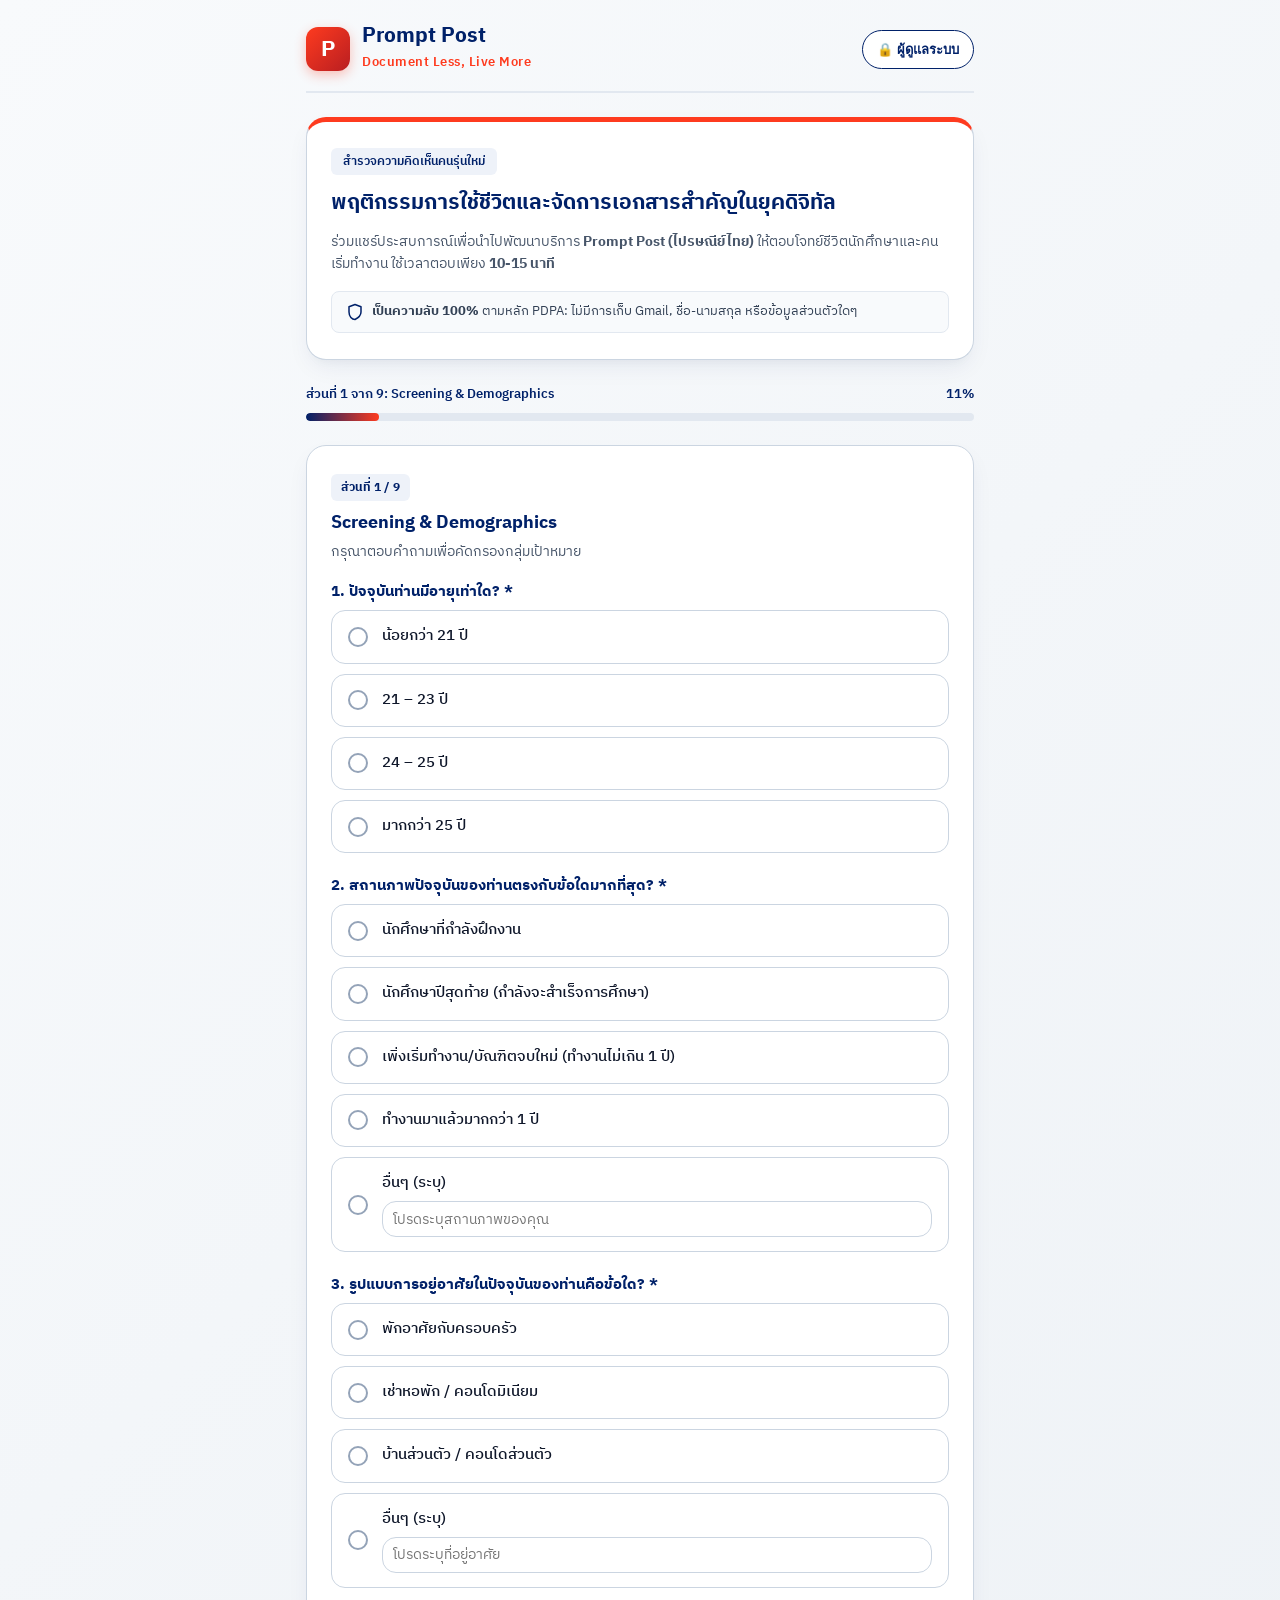
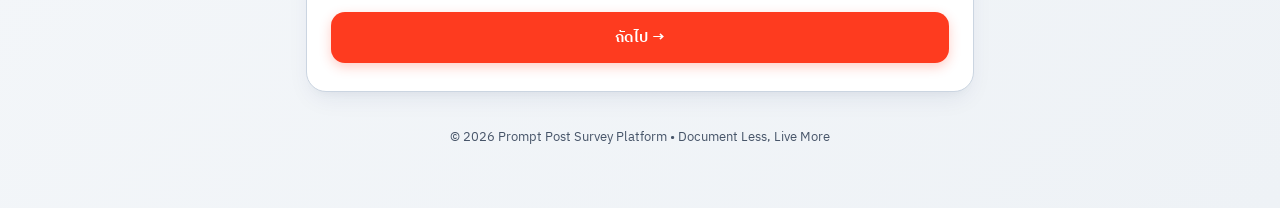
<file: index.html>
<!DOCTYPE html>
<html lang="th">
<head>
  <meta charset="UTF-8">
  <meta name="viewport" content="width=device-width, initial-scale=1.0">
  <title>แบบสอบถามพฤติกรรมการจัดการเอกสารคนรุ่นใหม่ | Prompt Post</title>
  <link rel="stylesheet" href="css/style.css">
  <link rel="icon" href="data:image/svg+xml,<svg xmlns='http://www.w3.org/2000/svg' viewBox='0 0 100 100'><text y='.9em' font-size='90'>📮</text></svg>">
</head>
<body>

  <div class="container">
    <!-- Header with Prompt Post Branding & Admin Access on Top-Right -->
    <header class="brand-header">
      <div class="brand-logo-wrap">
        <div class="logo-badge">P</div>
        <div class="brand-title">
          <h1>Prompt Post</h1>
          <span>Document Less, Live More</span>
        </div>
      </div>
      <button type="button" class="admin-top-btn" onclick="openAdminModal()">
        <span>🔒 ผู้ดูแลระบบ</span>
      </button>
    </header>

    <!-- Introductory Hero Section -->
    <div class="hero-card" id="hero-banner">
      <span class="hero-tag">สำรวจความคิดเห็นคนรุ่นใหม่</span>
      <h2>พฤติกรรมการใช้ชีวิตและจัดการเอกสารสำคัญในยุคดิจิทัล</h2>
      <p>ร่วมแชร์ประสบการณ์เพื่อนำไปพัฒนาบริการ <strong>Prompt Post (ไปรษณีย์ไทย)</strong> ให้ตอบโจทย์ชีวิตนักศึกษาและคนเริ่มทำงาน ใช้เวลาตอบเพียง <strong>10-15 นาที</strong></p>
      <div class="privacy-notice">
        <svg width="18" height="18" viewBox="0 0 24 24" fill="none" stroke="currentColor" stroke-width="2" stroke-linecap="round" stroke-linejoin="round">
          <path d="M12 22s8-4 8-10V5l-8-3-8 3v7c0 6 4 10 8 10z"></path>
        </svg>
        <span><strong>เป็นความลับ 100%</strong> ตามหลัก PDPA: ไม่มีการเก็บ Gmail, ชื่อ-นามสกุล หรือข้อมูลส่วนตัวใดๆ</span>
      </div>
    </div>

    <!-- Progress Tracker -->
    <div class="progress-wrapper" id="progress-wrapper">
      <div class="progress-info">
        <span id="step-label">ส่วนที่ 1 จาก 9: Screening & Demographics</span>
        <span id="step-percent">11%</span>
      </div>
      <div class="progress-bar-bg">
        <div class="progress-bar-fill" id="progress-bar"></div>
      </div>
    </div>

    <!-- Survey Form Container -->
    <form id="survey-form">

      <!-- ==========================================
           ส่วนที่ 1: Screening & Demographics
           ========================================== -->
      <div class="card survey-step" data-step="1">
        <span class="q-badge">ส่วนที่ 1 / 9</span>
        <h3 class="q-title">Screening & Demographics</h3>
        <p class="q-subtitle">กรุณาตอบคำถามเพื่อคัดกรองกลุ่มเป้าหมาย</p>

        <!-- ข้อ 1.1 อายุ -->
        <div style="margin-bottom: 22px;">
          <p class="q-title" style="font-size: 15px; margin-bottom: 8px;">1. ปัจจุบันท่านมีอายุเท่าใด? *</p>
          <div class="options-list" data-name="ageGroup" data-required="true">
            <div class="option-item" onclick="selectSingle(this)" data-terminate="true">
              <div class="option-radio"></div>
              <div class="option-text">น้อยกว่า 21 ปี </div>
            </div>
            <div class="option-item" onclick="selectSingle(this)">
              <div class="option-radio"></div>
              <div class="option-text">21 – 23 ปี</div>
            </div>
            <div class="option-item" onclick="selectSingle(this)">
              <div class="option-radio"></div>
              <div class="option-text">24 – 25 ปี</div>
            </div>
            <div class="option-item" onclick="selectSingle(this)" data-terminate="true">
              <div class="option-radio"></div>
              <div class="option-text">มากกว่า 25 ปี </div>
            </div>
          </div>
        </div>

        <!-- ข้อ 1.2 สถานภาพ -->
        <div style="margin-bottom: 22px;">
          <p class="q-title" style="font-size: 15px; margin-bottom: 8px;">2. สถานภาพปัจจุบันของท่านตรงกับข้อใดมากที่สุด? *</p>
          <div class="options-list" data-name="status" data-required="true">
            <div class="option-item" onclick="selectSingle(this)">
              <div class="option-radio"></div>
              <div class="option-text">นักศึกษาที่กำลังฝึกงาน</div>
            </div>
            <div class="option-item" onclick="selectSingle(this)">
              <div class="option-radio"></div>
              <div class="option-text">นักศึกษาปีสุดท้าย (กำลังจะสำเร็จการศึกษา)</div>
            </div>
            <div class="option-item" onclick="selectSingle(this)">
              <div class="option-radio"></div>
              <div class="option-text">เพิ่งเริ่มทำงาน/บัณฑิตจบใหม่ (ทำงานไม่เกิน 1 ปี)</div>
            </div>
            <div class="option-item" onclick="selectSingle(this)" data-terminate="true">
              <div class="option-radio"></div>
              <div class="option-text">ทำงานมาแล้วมากกว่า 1 ปี </div>
            </div>
            <div class="option-item" onclick="selectSingle(this, true)">
              <div class="option-radio"></div>
              <div style="flex-grow:1;">
                <div class="option-text">อื่นๆ (ระบุ)</div>
                <input type="text" class="custom-textarea" style="min-height:36px; height:36px; padding:6px 10px; margin-top:6px;" id="status-other" placeholder="โปรดระบุสถานภาพของคุณ" onclick="event.stopPropagation()">
              </div>
            </div>
          </div>
        </div>

        <!-- ข้อ 1.3 รูปแบบการอยู่อาศัย -->
        <div>
          <p class="q-title" style="font-size: 15px; margin-bottom: 8px;">3. รูปแบบการอยู่อาศัยในปัจจุบันของท่านคือข้อใด? *</p>
          <div class="options-list" data-name="livingType" data-required="true">
            <div class="option-item" onclick="selectSingle(this)">
              <div class="option-radio"></div>
              <div class="option-text">พักอาศัยกับครอบครัว</div>
            </div>
            <div class="option-item" onclick="selectSingle(this)">
              <div class="option-radio"></div>
              <div class="option-text">เช่าหอพัก / คอนโดมิเนียม</div>
            </div>
            <div class="option-item" onclick="selectSingle(this)">
              <div class="option-radio"></div>
              <div class="option-text">บ้านส่วนตัว / คอนโดส่วนตัว</div>
            </div>
            <div class="option-item" onclick="selectSingle(this, true)">
              <div class="option-radio"></div>
              <div style="flex-grow:1;">
                <div class="option-text">อื่นๆ (ระบุ)</div>
                <input type="text" class="custom-textarea" style="min-height:36px; height:36px; padding:6px 10px; margin-top:6px;" id="living-other" placeholder="โปรดระบุที่อยู่อาศัย" onclick="event.stopPropagation()">
              </div>
            </div>
          </div>
        </div>

        <div class="step-actions">
          <button type="button" class="btn btn-primary" onclick="handleStep1Next()">ถัดไป &rarr;</button>
        </div>
      </div>


      <!-- ==========================================
           ส่วนที่ 2: Behavior & Pain Points
           ========================================== -->
      <div class="card survey-step" data-step="2" style="display: none;">
        <span class="q-badge">ส่วนที่ 2 / 9</span>
        <h3 class="q-title">Behavior & Pain Points</h3>
        <p class="q-subtitle">สำรวจพฤติกรรมและความยุ่งยากเดิมจากการจัดการเอกสาร</p>

        <!-- ข้อ 2.1 -->
        <div style="margin-bottom: 22px;">
          <p class="q-title" style="font-size: 15px; margin-bottom: 6px;">1. ในช่วงสมัครงาน หรือเริ่มต้นทำงาน ท่านพบความยุ่งยากในการจัดการ "เอกสารประเภทใด" มากที่สุด? *</p>
          <p class="q-subtitle" style="margin-bottom: 10px;">(เลือกได้มากกว่า 1 ข้อ)</p>
          <div class="options-list" data-name="painDocs" data-type="multi" data-required="true">
            <div class="option-item" onclick="selectMultiple(this)">
              <div class="option-checkbox">&#10003;</div>
              <div class="option-text">เอกสารการศึกษา (เช่น Transcript, ใบคาดว่าจะจบ, ใบปริญญาบัตร)</div>
            </div>
            <div class="option-item" onclick="selectMultiple(this)">
              <div class="option-checkbox">&#10003;</div>
              <div class="option-text">เอกสารส่วนตัว/สัญญาเช่า (เช่น สำเนาบัตรประชาชน, ทะเบียนบ้าน, สัญญาเช่าหอ/คอนโด)</div>
            </div>
            <div class="option-item" onclick="selectMultiple(this)">
              <div class="option-checkbox">&#10003;</div>
              <div class="option-text">เอกสารการเงิน/บิลค่าใช้จ่าย (เช่น สลิปเงินเดือน, บิลค่าน้ำ/ค่าไฟ, สลิปโอนเงิน)</div>
            </div>
            <div class="option-item" onclick="selectMultiple(this)">
              <div class="option-checkbox">&#10003;</div>
              <div class="option-text">เอกสารการสมัครงานอื่นๆ (เช่น Resume, พอร์ตโฟลิโอ, ใบรับรองการฝึกงาน)</div>
            </div>
            <div class="option-item" onclick="selectMultiple(this)">
              <div class="option-checkbox">&#10003;</div>
              <div style="flex-grow:1;">
                <div class="option-text">อื่นๆ (ระบุ)</div>
                <input type="text" class="custom-textarea" style="min-height:36px; height:36px; padding:6px 10px; margin-top:6px;" id="pain-other" placeholder="โปรดระบุเอกสารอื่นๆ" onclick="event.stopPropagation()">
              </div>
            </div>
          </div>
        </div>

        <!-- ข้อ 2.2 -->
        <div style="margin-bottom: 22px;">
          <p class="q-title" style="font-size: 15px; margin-bottom: 8px;">2. ท่านเคยประสบปัญหาเอกสารสำคัญสูญหาย หรือค้นหาไม่พบเมื่อต้องนำมาใช้งานด่วนหรือไม่ อย่างไร? *</p>
          <div class="options-list" data-name="lostDocExp" data-required="true">
            <div class="option-item" onclick="selectSingle(this)">
              <div class="option-radio"></div>
              <div class="option-text">ไม่เคยประสบปัญหา</div>
            </div>
            <div class="option-item" onclick="selectSingle(this)">
              <div class="option-radio"></div>
              <div style="flex-grow:1;">
                <div class="option-text">เคยประสบปัญหา</div>
                <input type="text" class="custom-textarea" style="min-height:36px; height:36px; padding:6px 10px; margin-top:6px;" id="lost-doc-detail" placeholder="โปรดระบุเหตุการณ์ เช่น หา Transcript ไม่เจอตอนสัมภาษณ์งาน / ลืมสัญญาเช่า" onclick="event.stopPropagation()">
              </div>
            </div>
          </div>
        </div>

        <!-- ข้อ 2.3 -->
        <div style="margin-bottom: 22px;">
          <p class="q-title" style="font-size: 15px; margin-bottom: 8px;">3. โดยเฉลี่ยแล้ว ท่านต้องเสียเวลาไปกับการ "ขอเอกสารใหม่ / ปริ้นท์ / สแกนเอกสารซ้ำๆ" มากน้อยเพียงใด? *</p>
          <div class="options-list" data-name="wasteTime" data-required="true">
            <div class="option-item" onclick="selectSingle(this)">
              <div class="option-radio"></div>
              <div class="option-text">น้อยกว่า 30 นาที / เดือน</div>
            </div>
            <div class="option-item" onclick="selectSingle(this)">
              <div class="option-radio"></div>
              <div class="option-text">1 – 2 ชั่วโมง / เดือน</div>
            </div>
            <div class="option-item" onclick="selectSingle(this)">
              <div class="option-radio"></div>
              <div class="option-text">มากกว่า 2 ชั่วโมง / เดือน</div>
            </div>
          </div>
        </div>

        <!-- ข้อ 2.4 -->
        <div>
          <p class="q-title" style="font-size: 15px; margin-bottom: 8px;">4. โดยเฉลี่ยแล้ว ท่านต้องเสียค่าธรรมเนียมไปกับการ "ขอเอกสารใหม่ / ปริ้นท์ / สแกนเอกสารซ้ำๆ" มากน้อยเพียงใด? *</p>
          <div class="options-list" data-name="wasteMoney" data-required="true">
            <div class="option-item" onclick="selectSingle(this)">
              <div class="option-radio"></div>
              <div class="option-text">น้อยกว่า 100 บาท / เดือน</div>
            </div>
            <div class="option-item" onclick="selectSingle(this)">
              <div class="option-radio"></div>
              <div class="option-text">100 – 300 บาท / เดือน</div>
            </div>
            <div class="option-item" onclick="selectSingle(this)">
              <div class="option-radio"></div>
              <div class="option-text">มากกว่า 300 บาท / เดือน</div>
            </div>
          </div>
        </div>

        <div class="step-actions">
          <button type="button" class="btn btn-secondary" onclick="prevStep(2)">&larr; ย้อนกลับ</button>
          <button type="button" class="btn btn-primary" onclick="nextStep(2)">ถัดไป &rarr;</button>
        </div>
      </div>


      <!-- ==========================================
           ส่วนที่ 3: Hybrid Use Case & Value Proposition
           ========================================== -->
      <div class="card survey-step" data-step="3" style="display: none;">
        <span class="q-badge">ส่วนที่ 3 / 9</span>
        <h3 class="q-title">Hybrid Use Case & Value Proposition</h3>
        <p class="q-subtitle">วัดความสนใจในการใช้งานแอปพลิเคชัน</p>

       <!-- ข้อ 3.1 -->
<div style="margin-bottom: 22px;">
  <p class="q-title" style="font-size: 15px; margin-bottom: 8px;">
    1. หากมีแอปพลิเคชันที่สามารถช่วยจัดการและส่งต่อเอกสารสำคัญ
    (เช่น Transcript, เอกสารฝึกงาน ฯลฯ ) ครบจบในที่เดียว
    และสามารถตรวจสอบความถูกต้องของเอกสารได้ทันที
    ท่านมีความต้องการให้มีฟีเจอร์ใดบ้างในแอปพลิเคชันนี้? *
  </p>

  <!-- เลือกได้หลายข้อ -->
  <div
    class="options-list"
    data-name="hybridFeatureInterest"
    data-type="multi"
    data-required="true"
  >

    <!-- ตัวเลือกที่ 1 -->
    <div class="option-item" onclick="selectMultiple(this)">
      <div class="option-checkbox">&#10003;</div>
      <div>
        <div class="option-text">
          รับ–ส่งเอกสารออนไลน์อย่างปลอดภัย
        </div>
        <div class="option-desc">
          ส่งเอกสารผ่านระบบออนไลน์ได้ง่ายและปลอดภัย
          หากผู้รับไม่เปิดอ่านภายในเวลาที่กำหนด
          ระบบสามารถพิมพ์เอกสารและส่งทางไปรษณีย์ให้อัตโนมัติ
        </div>
      </div>
    </div>

    <!-- ตัวเลือกที่ 2 -->
    <div class="option-item" onclick="selectMultiple(this)">
      <div class="option-checkbox">&#10003;</div>
      <div>
        <div class="option-text">
          เซ็นเอกสารออนไลน์ได้อย่างถูกต้องและน่าเชื่อถือ
        </div>
        <div class="option-desc">
          สามารถเซ็นชื่อและประทับตราเอกสารแบบดิจิทัล
          พร้อมบันทึกวันและเวลาการเซ็น เพื่อช่วยยืนยันว่าเอกสาร
          มีการลงนามจริงและสามารถตรวจสอบย้อนหลังได้
        </div>
      </div>
    </div>

    <!-- ตัวเลือกที่ 3 -->
    <div class="option-item" onclick="selectMultiple(this)">
      <div class="option-checkbox">&#10003;</div>
      <div>
        <div class="option-text">
          กระเป๋าเก็บเอกสารดิจิทัล
        </div>
        <div class="option-desc">
          เก็บเอกสารสำคัญไว้ในรูปแบบดิจิทัล
          และสามารถตรวจสอบความถูกต้องของเอกสารได้ทันที
          โดยยืนยันตัวตนผ่าน ThaID
        </div>
      </div>
    </div>

    <!-- ตัวเลือกที่ 4 -->
    <div class="option-item" onclick="selectMultiple(this)">
      <div class="option-checkbox">&#10003;</div>
      <div>
        <div class="option-text">
          เก็บเอกสารและจ่ายเงินได้ในแอปเดียว
        </div>
        <div class="option-desc">
          มีพื้นที่เก็บเอกสารออนไลน์ที่จัดเป็นหมวดหมู่
          ช่วยให้ค้นหาเอกสารได้ง่าย พร้อมทั้งสามารถรับแจ้งหนี้
          และชำระค่าธรรมเนียมออนไลน์ได้ภายในแอปเดียว
        </div>
      </div>
    </div>

    <!-- ตัวเลือกที่ 5 -->
    <div class="option-item" onclick="selectMultiple(this)">
      <div class="option-checkbox">&#10003;</div>
      <div>
        <div class="option-text">
          โหวตออนไลน์และส่งความรู้สึกดี ๆ ผ่านโปสการ์ด
        </div>
        <div class="option-desc">
          สามารถร่วมโหวตผ่านระบบออนไลน์ที่ตรวจสอบได้
          และยังสามารถส่งโปสการ์ดออนไลน์
          เพื่อส่งคำอวยพรหรือความรู้สึกดี ๆ ให้คนอื่น
          ในเทศกาลต่าง ๆ ได้
        </div>
      </div>
    </div>

  </div>
</div>

        <!-- ข้อ 3.2 -->
        <div style="margin-bottom: 22px;">
          <p class="q-title" style="font-size: 15px; margin-bottom: 8px;">2. "เหตุผลสำคัญที่สุด" ที่จะทำให้ท่านตัดสินใจเปิดใช้งานแอปพลิเคชันนี้เป็นครั้งแรก? *</p>
          <div class="options-list" data-name="triggerReason" data-type="single" data-required="true">
            <div class="option-item" onclick="selectSingle(this)">
              <div class="option-radio"></div>
              <div class="option-text">ความสะดวก — จัดการเอกสารและบริการต่าง ๆ ได้ในแอปเดียว</div>
            </div>
            <div class="option-item" onclick="selectSingle(this)">
              <div class="option-radio"></div>
              <div class="option-text">ประหยัดเวลา — ไม่ต้องเดินทางหรือจัดการเอกสารด้วยตัวเอง</div>
            </div>
            <div class="option-item" onclick="selectSingle(this)">
              <div class="option-radio"></div>
              <div class="option-text">ความปลอดภัย — มั่นใจว่าเอกสารสำคัญไม่สูญหายและไม่ถูกปลอมแปลง</div>
            </div>
            <div class="option-item" onclick="selectSingle(this)">
              <div class="option-radio"></div>
              <div class="option-text">ความน่าเชื่อถือ — ส่งต่อเอกสารทางการได้ทันที โดยมีระบบรับรองความถูกต้องที่ปลอดภัย</div>
            </div>
            <div class="option-item" onclick="selectSingle(this)">
              <div class="option-radio"></div>
              <div class="option-text">ลดการใช้กระดาษ — รับ–ส่งเอกสารในรูปแบบดิจิทัล</div>
            </div>
            <div class="option-item" onclick="selectSingle(this)">
              <div class="option-radio"></div>
              <div class="option-text">ลดค่าใช้จ่าย — ลดค่าเดินทางและค่าใช้จ่ายในการจัดการเอกสาร</div>
            </div>
            <div class="option-item" onclick="selectSingle(this)">
              <div class="option-radio"></div>
              <div class="option-text">ยังไม่มีความจำเป็นต้องใช้งาน</div>
            </div>
            <div class="option-item" onclick="selectSingle(this, true)">
              <div class="option-radio"></div>
              <div style="flex-grow:1;">
                <div class="option-text">อื่นๆ (ระบุ)</div>
                <input type="text" class="custom-textarea" style="min-height:36px; height:36px; padding:6px 10px; margin-top:6px;" id="trigger-other" placeholder="โปรดระบุเหตุผลอื่นๆ" onclick="event.stopPropagation()">
              </div>
            </div>
          </div>
        </div>

        <!-- ข้อ 3.3 -->
        <div style="margin-bottom: 22px;">
          <p class="q-title" style="font-size: 15px; margin-bottom: 8px;">3. ท่านคาดว่าจะกลับมาใช้งานแอปพลิเคชั่นเมื่อใด? *</p>
          <div class="options-list" data-name="usageFrequency" data-type="single" data-required="true">
            <div class="option-item" onclick="selectSingle(this)">
              <div class="option-radio"></div>
              <div class="option-text">เมื่อต้องทำธุรกรรมสำคัญ: เช่น สมัครงาน, ยื่นเอกสารการศึกษา, ทำเรื่องกับหน่วยงาน</div>
            </div>
            <div class="option-item" onclick="selectSingle(this)">
              <div class="option-radio"></div>
              <div class="option-text">เมื่อมีเอกสารใหม่เข้ามา: เช่น สัญญาใหม่, บิลค่าใช้จ่าย, เอกสารทางการเงิน</div>
            </div>
            <div class="option-item" onclick="selectSingle(this)">
              <div class="option-radio"></div>
              <div class="option-text">ใช้งานประจำ: เพื่อจัดเก็บและอัปเดตเอกสารส่วนตัวอยู่เสมอ</div>
            </div>
            <div class="option-item" onclick="selectSingle(this)">
              <div class="option-radio"></div>
              <div class="option-text">นาน นานใช้ครั้ง: เฉพาะเวลาที่จำเป็นจริงๆ</div>
            </div>
            <div class="option-item" onclick="selectSingle(this, true)">
              <div class="option-radio"></div>
              <div style="flex-grow:1;">
                <div class="option-text">อื่นๆ (ระบุ)</div>
                <input type="text" class="custom-textarea" style="min-height:36px; height:36px; padding:6px 10px; margin-top:6px;" id="usage-other" placeholder="โปรดระบุอื่นๆ" onclick="event.stopPropagation()">
              </div>
            </div>
          </div>
        </div>

        <!-- ข้อ 3.4 -->
        <div>
          <p class="q-title" style="font-size: 15px; margin-bottom: 8px;">4. หากแอปพลิเคชันนี้พร้อมใช้งาน ท่านมีแนวโน้มที่จะใช้เป็นประจำหรือไม่? *</p>
          <div class="options-list" data-name="regularUseIntent" data-type="single" data-required="true">
            <div class="option-item" onclick="selectSingle(this)">
              <div class="option-radio"></div>
              <div class="option-text">ใช้อย่างแน่นอน</div>
            </div>
            <div class="option-item" onclick="selectSingle(this)">
              <div class="option-radio"></div>
              <div class="option-text">มีแนวโน้มจะใช้</div>
            </div>
            <div class="option-item" onclick="selectSingle(this)">
              <div class="option-radio"></div>
              <div class="option-text">ยังไม่แน่ใจ</div>
            </div>
            <div class="option-item" onclick="selectSingle(this)">
              <div class="option-radio"></div>
              <div class="option-text">มีแนวโน้มจะไม่ใช้</div>
            </div>
            <div class="option-item" onclick="selectSingle(this)">
              <div class="option-radio"></div>
              <div class="option-text">ไม่ใช้แน่นอน</div>
            </div>
          </div>
        </div>

        <div class="step-actions">
          <button type="button" class="btn btn-secondary" onclick="prevStep(3)">&larr; ย้อนกลับ</button>
          <button type="button" class="btn btn-primary" onclick="nextStep(3)">ถัดไป &rarr;</button>
        </div>
      </div>


      <!-- ==========================================
           ส่วนที่ 4: Pain to Solution Connection
           ========================================== -->
      <div class="card survey-step" data-step="4" style="display: none;">
        <span class="q-badge">ส่วนที่ 4 / 9</span>
        <h3 class="q-title">Pain to Solution Connection</h3>
        <p class="q-subtitle">การตอบโจทย์ปัญหาของผู้ใช้งาน</p>
        
        <p class="q-title" style="font-size: 15px; margin-bottom: 8px;">1. หากแอปพลิเคชันนี้สามารถแก้ปัญหาเรื่องเอกสารได้ทั้งหมด บริการนี้จะช่วยตอบโจทย์ในการใช้ชีวิตประจำวันของท่านในมิติใดมากที่สุด? *</p>
        
        <div class="options-list" data-name="lifeDimension" data-type="single" data-required="true">
          <div class="option-item" onclick="selectSingle(this)">
            <div class="option-radio"></div>
            <div>
              <div class="option-text">Live Faster: สะดวก รวดเร็ว ทุกธุรกรรมจบได้ ในไม่กี่ขั้นตอน</div>
            </div>
          </div>
          <div class="option-item" onclick="selectSingle(this)">
            <div class="option-radio"></div>
            <div>
              <div class="option-text">Live Smarter: ยกระดับคุณภาพชีวิตด้วยนวัตกรรมที่ทันสมัย</div>
            </div>
          </div>
          <div class="option-item" onclick="selectSingle(this)">
            <div class="option-radio"></div>
            <div>
              <div class="option-text">Live Safer: ปลอดภัยในทุกการทําธุรกรรม</div>
            </div>
          </div>
          <div class="option-item" onclick="selectSingle(this)">
            <div class="option-radio"></div>
            <div>
              <div class="option-text">Live Greener: ลดการใช้ทรัพยากรกระดาษ เพื่อโลกที่ยั่งยืน</div>
            </div>
          </div>
          <div class="option-item" onclick="selectSingle(this)">
            <div class="option-radio"></div>
            <div>
              <div class="option-text">Live Happier: สร้างความสุขทุกไลฟ์สไตล์ในยุคดิจิทัล</div>
            </div>
          </div>
        </div>

        <div class="step-actions">
          <button type="button" class="btn btn-secondary" onclick="prevStep(4)">&larr; ย้อนกลับ</button>
          <button type="button" class="btn btn-primary" onclick="nextStep(4)">ถัดไป &rarr;</button>
        </div>
      </div>


      <!-- ==========================================
           ส่วนที่ 5: Target & Marketing Channels
           ========================================== -->
      <div class="card survey-step" data-step="5" style="display: none;">
        <span class="q-badge">ส่วนที่ 5 / 9</span>
        <h3 class="q-title">Target & Marketing Channels</h3>
        <p class="q-subtitle">พฤติกรรมและช่องทางการรับรู้สื่อ</p>
        
        <p class="q-title" style="font-size: 15px; margin-bottom: 6px;">1. ปกติคุณค้นหา หรือรับข้อมูลเกี่ยวกับแอปพลิเคชัน/เครื่องมือใหม่ๆ จากช่องทางใดบ่อยที่สุด? *</p>
        <p class="q-subtitle" style="margin-bottom: 12px;">(เลือกได้สูงสุด 2 ข้อ)</p>

        <div class="options-list" data-name="mediaChannels" data-type="multi" data-max="2" data-required="true">
          <div class="option-item" onclick="selectMultiple(this, 2)">
            <div class="option-checkbox">&#10003;</div>
            <div class="option-text">Facebook</div>
          </div>
          <div class="option-item" onclick="selectMultiple(this, 2)">
            <div class="option-checkbox">&#10003;</div>
            <div class="option-text">Instagram</div>
          </div>
          <div class="option-item" onclick="selectMultiple(this, 2)">
            <div class="option-checkbox">&#10003;</div>
            <div class="option-text">TikTok</div>
          </div>
          <div class="option-item" onclick="selectMultiple(this, 2)">
            <div class="option-checkbox">&#10003;</div>
            <div class="option-text">YouTube Shorts</div>
          </div>
          <div class="option-item" onclick="selectMultiple(this, 2)">
            <div class="option-checkbox">&#10003;</div>
            <div class="option-text">X (Twitter)</div>
          </div>
          <div class="option-item" onclick="selectMultiple(this, 2)">
            <div class="option-checkbox">&#10003;</div>
            <div class="option-text">การค้นหาบน Google / บล็อกรีวิว</div>
          </div>
          <div class="option-item" onclick="selectMultiple(this, 2)">
            <div class="option-checkbox">&#10003;</div>
            <div class="option-text">คำแนะนำจากเพื่อน / คนรู้จัก</div>
          </div>
          <div class="option-item" onclick="selectMultiple(this, 2)">
            <div class="option-checkbox">&#10003;</div>
            <div style="flex-grow:1;">
              <div class="option-text">อื่นๆ (ระบุ)</div>
              <input type="text" class="custom-textarea" style="min-height:36px; height:36px; padding:6px 10px; margin-top:6px;" id="media-other" placeholder="โปรดระบุช่องทางอื่นๆ" onclick="event.stopPropagation()">
            </div>
          </div>
        </div>

        <div class="step-actions">
          <button type="button" class="btn btn-secondary" onclick="prevStep(5)">&larr; ย้อนกลับ</button>
          <button type="button" class="btn btn-primary" onclick="nextStep(5)">ถัดไป &rarr;</button>
        </div>
      </div>


      <!-- ==========================================
           ส่วนที่ 6: Conversion & Pricing Intent
           ========================================== -->
      <div class="card survey-step" data-step="6" style="display: none;">
        <span class="q-badge">ส่วนที่ 6 / 9</span>
        <h3 class="q-title">Conversion & Pricing Intent</h3>
        <p class="q-subtitle">โอกาสในการเปลี่ยนเป็นผู้ใช้งานจริง</p>
        
        <!-- ข้อ 6.1 -->
        <div style="margin-bottom: 22px;">
          <p class="q-title" style="font-size: 15px; margin-bottom: 8px;">1. อะไรคือปัจจัยสำคัญที่สุดที่จะทำให้คุณตัดสินใจ "ดาวน์โหลด" หรือ "ทดลองใช้" แอปพลิเคชันนี้? *</p>
          <div class="options-list" data-name="downloadFactor" data-type="multi" data-required="true">
            <div class="option-item" onclick="selectSingle(this)">
              <div class="option-radio"></div>
              <div class="option-text">มีเวอร์ชั่นให้ทดลองใช้งานฟรี (Free Trial)</div>
            </div>
            <div class="option-item" onclick="selectSingle(this)">
              <div class="option-radio"></div>
              <div class="option-text">แอปช่วยแก้ปัญหาที่ฉันพบได้จริง</div>
            </div>
            <div class="option-item" onclick="selectSingle(this)">
              <div class="option-radio"></div>
              <div class="option-text">ช่วยประหยัดเวลาในการจัดการเอกสารหรือข้อมูล</div>
            </div>
            <div class="option-item" onclick="selectSingle(this)">
              <div class="option-radio"></div>
              <div class="option-text">มั่นใจในความปลอดภัยและความเป็นส่วนตัวของข้อมูล</div>
            </div>
            <div class="option-item" onclick="selectSingle(this)">
              <div class="option-radio"></div>
              <div class="option-text">มีฟังก์ชันที่แตกต่างจากแอปอื่น</div>
            </div>
            <div class="option-item" onclick="selectSingle(this)">
              <div class="option-radio"></div>
              <div class="option-text">มีรีวิวหรือคะแนนการันตีจากผู้ใช้งานจริง</div>
            </div>
            <div class="option-item" onclick="selectSingle(this)">
              <div class="option-radio"></div>
              <div class="option-text">หน้าตาแอป (UI) ใช้งานง่าย ไม่ซับซ้อน</div>
            </div>
            <div class="option-item" onclick="selectSingle(this)">
              <div class="option-radio"></div>
              <div class="option-text">มีโปรโมชันส่วนลดพิเศษช่วงเปิดตัว</div>
            </div>
            <div class="option-item" onclick="selectSingle(this, true)">
              <div class="option-radio"></div>
              <div style="flex-grow:1;">
                <div class="option-text">อื่นๆ (ระบุ)</div>
                <input type="text" class="custom-textarea" style="min-height:36px; height:36px; padding:6px 10px; margin-top:6px;" id="factor-other" placeholder="โปรดระบุปัจจัยอื่นๆ" onclick="event.stopPropagation()">
              </div>
            </div>
          </div>
        </div>

        <!-- ข้อ 6.2 -->
        <div>
          <p class="q-title" style="font-size: 15px; margin-bottom: 8px;">2. หากแอปพลิเคชันนี้มีฟีเจอร์ที่ช่วยแก้ปัญหาข้างต้นได้จริง คุณยินดีจ่ายค่าบริการรูปแบบใด? *</p>
          <div class="options-list" data-name="pricingModel" data-type="single" data-required="true">
            <div class="option-item" onclick="selectSingle(this)">
              <div class="option-radio"></div>
              <div class="option-text">ใช้งานฟรี (ยอมดูโฆษณา)</div>
            </div>
            <div class="option-item" onclick="selectSingle(this)">
              <div class="option-radio"></div>
              <div class="option-text">จ่ายรายเดือน (ราคาประหยัด)</div>
            </div>
            <div class="option-item" onclick="selectSingle(this)">
              <div class="option-radio"></div>
              <div class="option-text">จ่ายรายปี (คุ้มค่ากว่า)</div>
            </div>
            <div class="option-item" onclick="selectSingle(this)">
              <div class="option-radio"></div>
              <div class="option-text">ซื้อขาดครั้งเดียว (Lifetime Access)</div>
            </div>
            <div class="option-item" onclick="selectSingle(this, true)">
              <div class="option-radio"></div>
              <div style="flex-grow:1;">
                <div class="option-text">อื่นๆ (ระบุ)</div>
                <input type="text" class="custom-textarea" style="min-height:36px; height:36px; padding:6px 10px; margin-top:6px;" id="pricing-other" placeholder="โปรดระบุรูปแบบอื่นๆ" onclick="event.stopPropagation()">
              </div>
            </div>
          </div>
        </div>

        <div class="step-actions">
          <button type="button" class="btn btn-secondary" onclick="prevStep(6)">&larr; ย้อนกลับ</button>
          <button type="button" class="btn btn-primary" onclick="nextStep(6)">ถัดไป &rarr;</button>
        </div>
      </div>


      <!-- ==========================================
           ส่วนที่ 7: Brand Awareness
           ========================================== -->
      <div class="card survey-step" data-step="7" style="display: none;">
        <span class="q-badge">ส่วนที่ 7 / 9</span>
        <h3 class="q-title">Brand Awareness</h3>
        <p class="q-subtitle">แนะนำแอปพลิเคชันและวัดการรับรู้แบรนด์</p>
        
        <div class="feature-box" style="flex-direction: column; gap: 8px;">
          <h4 style="color: var(--deep-navy); font-size: 15.5px; margin-bottom: 4px;">📮 Prompt Post</h4>
          <p style="font-size: 13.5px; color: #334155; margin-bottom: 8px;">
            แอปพลิเคชันที่จะมาช่วย <strong>จัดการเอกสารของคุณ</strong> ด้วยฟีเจอร์หลักที่จะช่วยให้ชีวิตคุณง่ายขึ้น ดังนี้:
          </p>
          <ol style="padding-left: 20px; font-size: 13px; color: #334155; display: flex; flex-direction: column; gap: 6px;">
            <li><strong>Digital Postbox:</strong> ตู้จดหมายดิจิทัลประจำตัว จัดเก็บเอกสารการศึกษา ใบเสร็จ บิลค่าใช้จ่าย และเอกสารราชการไว้บนคลาวด์ ย้ายหอพักกี่ครั้งเอกสารก็ไม่สูญหาย</li>
            <li><strong>VC Prompt Pass:</strong> ทรานสคริปต์ดิจิทัลและเอกสารสำคัญที่ตรวจสอบความถูกต้องได้ทันที ปลอมแปลงไม่ได้ ส่งสมัครงานออนไลน์ได้ในคลิกเดียว</li>
            <li><strong>Trusted e-Signature:</strong> ลงลายมือชื่อดิจิทัลและเซ็นสัญญาเช่า/สัญญาจ้างที่มีผลตามกฎหมาย จบบนสมาร์ตโฟนทันที</li>
            <li><strong>Storage & Payment - Digital Safebox:</strong> จัดเก็บเอกสารแยกหมวดหมู่บนคลาวด์ที่ปลอดภัย และระบบ e-Payment บริการแจ้งหนี้และชำระค่าธรรมเนียมเบ็ดเสร็จในแอปเดียว</li>
            <li><strong>Lifestyle Services:</strong> ร่วมกิจกรรมโหวตอย่างโปร่งใส ตรวจสอบได้ผ่าน E-Vote และบริการส่งมอบความรู้สึกดีๆ ทุกเทศกาลด้วยระบบ Postcard Online</li>
          </ol>
        </div>

        <p class="q-title" style="font-size: 15px; margin-bottom: 8px;">1. คุณเคยเห็นหรือเคยได้ยินชื่อแอปพลิเคชัน Prompt Post มาก่อนหรือไม่? *</p>
        
        <div class="options-list" data-name="brandAwareness" data-type="single" data-required="true">
          <div class="option-item" onclick="selectSingle(this)">
            <div class="option-radio"></div>
            <div class="option-text">ใช้งานอยู่ปัจจุบัน</div>
          </div>
          <div class="option-item" onclick="selectSingle(this)">
            <div class="option-radio"></div>
            <div class="option-text">เคยเห็น/เคยได้ยินชื่อ แต่ยังไม่เคยใช้งาน</div>
          </div>
          <div class="option-item" onclick="selectSingle(this)">
            <div class="option-radio"></div>
            <div class="option-text">ไม่เคยเห็น/ไม่เคยได้ยินมาก่อน</div>
          </div>
        </div>

        <div class="step-actions">
          <button type="button" class="btn btn-secondary" onclick="prevStep(7)">&larr; ย้อนกลับ</button>
          <button type="button" class="btn btn-primary" onclick="nextStep(7)">ถัดไป &rarr;</button>
        </div>
      </div>


      <!-- ==========================================
           ส่วนที่ 8: Value & Pain Point Relief
           ========================================== -->
      <div class="card survey-step" data-step="8" style="display: none;">
        <span class="q-badge">ส่วนที่ 8 / 9</span>
        <h3 class="q-title">Value & Pain Point Relief</h3>
        <p class="q-subtitle">ประเมินความสนใจและคุณค่าในการแก้ไขปัญหา</p>
        
        <p class="q-title" style="font-size: 15px; margin-bottom: 8px;">1. คุณคิดว่าฟีเจอร์ของ Prompt Post สามารถช่วยตอบโจทย์ หรือแก้ปัญหาในชีวิตประจำวันของคุณได้มากน้อยเพียงใด? *</p>
        
        <div class="options-list" data-name="valueRelief" data-type="single" data-required="true">
          <div class="option-item" onclick="selectSingle(this)">
            <div class="option-radio"></div>
            <div class="option-text">ช่วยได้มากที่สุด (ตรงกับปัญหาที่พบอยู่พอดี)</div>
          </div>
          <div class="option-item" onclick="selectSingle(this)">
            <div class="option-radio"></div>
            <div class="option-text">ช่วยได้ปานกลาง</div>
          </div>
          <div class="option-item" onclick="selectSingle(this)">
            <div class="option-radio"></div>
            <div class="option-text">ยังไม่ค่อยจำเป็นสำหรับฉันเท่าไร</div>
          </div>
        </div>

        <div class="step-actions">
          <button type="button" class="btn btn-secondary" onclick="prevStep(8)">&larr; ย้อนกลับ</button>
          <button type="button" class="btn btn-primary" onclick="nextStep(8)">ถัดไป &rarr;</button>
        </div>
      </div>


      <!-- ==========================================
           ส่วนที่ 9: Actionable Feedback
           ========================================== -->
      <div class="card survey-step" data-step="9" style="display: none;">
        <span class="q-badge">ส่วนที่ 9 / 9 (ข้อสุดท้าย)</span>
        <h3 class="q-title">Actionable Feedback (การพัฒนาต่อ)</h3>
        
        <p class="q-title" style="font-size: 15px; margin-bottom: 6px;">1. หากคุณตัดสินใจทดลองใช้แอปนี้ หรือหากอยากให้แอปนี้ตอบโจทย์ชีวิตคุณได้ดียิ่งขึ้น คุณอยากให้มีฟีเจอร์อะไรเพิ่มเติม หรือมีความกังวลในเรื่องใดมากที่สุด?</p>
        <p class="q-subtitle" style="margin-bottom: 12px;">(คำตอบของคุณมีค่ามากสำหรับการพัฒนาแอปพลิเคชันให้ดียิ่งขึ้น)</p>
        
        <textarea class="custom-textarea" id="actionable-feedback" placeholder="พิมพ์ข้อเสนอแนะ หรือข้อกังวลที่คุณอยากบอกทีมงานได้ที่นี่..." style="min-height: 120px;"></textarea>

        <div class="step-actions">
          <button type="button" class="btn btn-secondary" onclick="prevStep(9)">&larr; ย้อนกลับ</button>
          <button type="button" class="btn btn-primary" id="btn-submit" onclick="submitSurvey()">
            <span>ส่งคำตอบแบบสอบถาม</span> &#10003;
          </button>
        </div>
      </div>

    </form>

    <!-- TERMINATE SCREEN (เมื่อไม่ผ่าน Screening) -->
    <div class="card success-card" id="terminate-screen" style="display: none;">
      <div class="success-icon" style="background: #FEE2E2; color: #DC2626;">&#10005;</div>
      <h3>ขอขอบคุณสำหรับความสนใจของท่าน</h3>
      <p>เนื่องจากแบบสำรวจวิจัยนี้จัดทำขึ้นโดยกำหนดกลุ่มเป้าหมายเฉพาะสำหรับ <strong>นิสิตนักศึกษาและบัณฑิตจบใหม่ (อายุ 21 – 25 ปี)</strong> จึงขอสิ้นสุดการสำรวจเพียงเท่านี้</p>
    </div>

    <!-- SUCCESS SCREEN (คำขอบคุณแบบสะอาดตาตามที่ผู้ใช้กำหนด) -->
    <div class="card success-card" id="success-screen" style="display: none;">
      <div class="success-icon">&#10003;</div>
      <h3>ขอบคุณสำหรับความคิดเห็นของคุณ!</h3>
      <p>ข้อมูลของคุณช่วยเป็นพลังสำคัญในการออกแบบและพัฒนาบริการ <strong>Prompt Post</strong> เพื่อตอบโจทย์คนรุ่นใหม่อย่างแท้จริง</p>
    </div>

    <!-- Footer -->
    <footer style="text-align: center; margin-top: 36px; font-size: 12.5px; color: var(--text-muted);">
      <p>&copy; 2026 Prompt Post Survey Platform &bull; Document Less, Live More</p>
    </footer>

  </div>

  <!-- ADMIN LOGIN MODAL FROM TOP-RIGHT BUTTON -->
  <div class="modal-overlay" id="top-admin-modal">
    <div class="modal-card">
      <div style="display: flex; justify-content: space-between; align-items: center; margin-bottom: 12px;">
        <h3 style="margin-bottom: 0;">🔒 เข้าสู่ระบบผู้ดูแลระบบ (Admin)</h3>
        <span onclick="closeAdminModal()" style="cursor: pointer; font-size: 20px; color: #94A3B8;">&times;</span>
      </div>
      <p style="font-size: 13.5px; color: var(--text-muted); margin-bottom: 16px;">
        กรุณากรอกรหัสผ่านเพื่อเข้าดูหน้า Dashboard สรุปผลวิเคราะห์สถิติ
      </p>
      
      <form onsubmit="handleTopAdminSubmit(event)">
        <input type="password" id="top-admin-pass" class="modal-input" placeholder="กรอกรหัสผ่าน..." style="text-align: center; font-size: 16px; letter-spacing: 2px;" required autofocus>
        <div id="top-admin-error" style="color: #EF4444; font-size: 13px; margin-top: -10px; margin-bottom: 14px; display: none;">
          รหัสผ่านไม่ถูกต้อง กรุณาลองใหม่อีกครั้ง
        </div>
        <div style="display: flex; gap: 10px; justify-content: flex-end;">
          <button type="button" class="btn btn-secondary" onclick="closeAdminModal()">ยกเลิก</button>
          <button type="submit" class="btn btn-primary">เข้าสู่ระบบ &rarr;</button>
        </div>
      </form>
    </div>
  </div>

  <script src="js/config.js"></script>
  <script src="js/survey.js"></script>
  <script>
    function openAdminModal() {
      document.getElementById('top-admin-modal').style.display = 'flex';
      document.getElementById('top-admin-pass').value = '';
      document.getElementById('top-admin-error').style.display = 'none';
      setTimeout(() => document.getElementById('top-admin-pass').focus(), 100);
    }
    function closeAdminModal() {
      document.getElementById('top-admin-modal').style.display = 'none';
    }
    function handleTopAdminSubmit(e) {
      e.preventDefault();
      const val = document.getElementById('top-admin-pass').value.trim();
      if (val === "0637941837") {
        sessionStorage.setItem("admin_auth", "true");
        window.location.href = "admin.html";
      } else {
        document.getElementById('top-admin-error').style.display = 'block';
      }
    }
  </script>
</body>
</html>
</file>
<file: css/style.css>
/* ==========================================================================
   Prompt Post Survey & Admin Dashboard Stylesheet
   CI Colors:
   - Primary Red: #FE3B1F (Pantone Bright Red) / #E1251B
   - Deep Navy: #002169 (Pantone 280) / #2E3E8A
   - Sky Blue: #3CB4E5 (Pantone 298)
   - Backgrounds & Accents: Deep Navy & Red theme
   - Font: IBM Plex Sans Thai
   ========================================================================== */

@import url('https://fonts.googleapis.com/css2?family=IBM+Plex+Sans+Thai:wght@300;400;500;600;700&display=swap');

:root {
  --primary-red: #FE3B1F;
  --primary-red-hover: #D92309;
  --primary-red-light: #FFF0ED;
  --deep-navy: #002169;
  --navy-accent: #1E3A8A;
  --navy-light: #EEF2F9;
  --sky-blue: #3CB4E5;
  --sky-blue-light: #EBF8FD;
  --text-main: #0F172A;
  --text-muted: #475569;
  --bg-gradient: linear-gradient(135deg, #F8FAFC 0%, #EEF2F6 100%);
  --card-bg: #FFFFFF;
  --border-color: #CBD5E1;
  --shadow-sm: 0 2px 4px rgba(0, 33, 105, 0.05);
  --shadow-md: 0 10px 25px -5px rgba(0, 33, 105, 0.08), 0 8px 10px -6px rgba(0,0,0,0.03);
  --radius-sm: 8px;
  --radius-md: 14px;
  --radius-lg: 20px;
  --font-family: 'IBM Plex Sans Thai', -apple-system, BlinkMacSystemFont, sans-serif;
}

* {
  box-sizing: border-box;
  margin: 0;
  padding: 0;
}

body {
  font-family: var(--font-family);
  background: var(--bg-gradient);
  color: var(--text-main);
  min-height: 100vh;
  line-height: 1.6;
  -webkit-font-smoothing: antialiased;
}

/* Container */
.container {
  max-width: 700px;
  margin: 0 auto;
  padding: 24px 16px 60px;
}

.admin-container {
  max-width: 1240px;
  margin: 0 auto;
  padding: 24px 20px 80px;
}

/* Header */
.brand-header {
  display: flex;
  align-items: center;
  justify-content: space-between;
  margin-bottom: 24px;
  padding-bottom: 16px;
  border-bottom: 2px solid #E2E8F0;
}

.brand-logo-wrap {
  display: flex;
  align-items: center;
  gap: 12px;
}

.logo-badge {
  width: 44px;
  height: 44px;
  background: linear-gradient(135deg, var(--primary-red), #B91E21);
  border-radius: 12px;
  display: flex;
  align-items: center;
  justify-content: center;
  color: #fff;
  font-weight: 700;
  font-size: 22px;
  box-shadow: 0 4px 12px rgba(254, 59, 31, 0.3);
}

.brand-title h1 {
  font-size: 21px;
  font-weight: 700;
  color: var(--deep-navy);
  line-height: 1.2;
}

.brand-title span {
  font-size: 12.5px;
  font-weight: 600;
  color: var(--primary-red);
  letter-spacing: 0.5px;
}

.admin-top-btn {
  background: #FFFFFF;
  color: var(--deep-navy);
  font-size: 13px;
  font-weight: 600;
  padding: 8px 14px;
  border-radius: 20px;
  border: 1.5px solid var(--deep-navy);
  cursor: pointer;
  display: inline-flex;
  align-items: center;
  gap: 6px;
  transition: all 0.2s;
  text-decoration: none;
}

.admin-top-btn:hover {
  background: var(--deep-navy);
  color: #FFFFFF;
}

/* Hero Section */
.hero-card {
  background: #FFFFFF;
  border-radius: var(--radius-lg);
  padding: 26px 24px;
  box-shadow: var(--shadow-md);
  margin-bottom: 24px;
  border: 1px solid var(--border-color);
  border-top: 5px solid var(--primary-red);
  position: relative;
}

.hero-tag {
  display: inline-block;
  background: var(--navy-light);
  color: var(--deep-navy);
  font-size: 12px;
  font-weight: 600;
  padding: 4px 12px;
  border-radius: 6px;
  margin-bottom: 12px;
}

.hero-card h2 {
  font-size: 21px;
  font-weight: 700;
  color: var(--deep-navy);
  margin-bottom: 10px;
}

.hero-card p {
  font-size: 14px;
  color: var(--text-muted);
  margin-bottom: 16px;
}

.privacy-notice {
  display: flex;
  align-items: center;
  gap: 8px;
  background: #F8FAFC;
  padding: 10px 14px;
  border-radius: var(--radius-sm);
  font-size: 12.5px;
  color: #334155;
  border: 1px solid #E2E8F0;
}

.privacy-notice svg {
  color: var(--deep-navy);
  flex-shrink: 0;
}

/* Progress Tracker */
.progress-wrapper {
  margin-bottom: 24px;
}

.progress-info {
  display: flex;
  justify-content: space-between;
  font-size: 13px;
  font-weight: 600;
  color: var(--deep-navy);
  margin-bottom: 8px;
}

.progress-bar-bg {
  width: 100%;
  height: 8px;
  background: #E2E8F0;
  border-radius: 99px;
  overflow: hidden;
}

.progress-bar-fill {
  height: 100%;
  width: 11%;
  background: linear-gradient(90deg, var(--deep-navy), var(--primary-red));
  border-radius: 99px;
  transition: width 0.35s ease;
}

/* Question Cards */
.card {
  background: #FFFFFF;
  border-radius: var(--radius-lg);
  padding: 28px 24px;
  box-shadow: var(--shadow-md);
  margin-bottom: 24px;
  border: 1px solid var(--border-color);
  animation: fadeIn 0.3s ease;
}

@keyframes fadeIn {
  from { opacity: 0; transform: translateY(8px); }
  to { opacity: 1; transform: translateY(0); }
}

.q-badge {
  display: inline-block;
  font-size: 12px;
  font-weight: 700;
  color: var(--deep-navy);
  background: var(--navy-light);
  padding: 4px 10px;
  border-radius: 6px;
  margin-bottom: 10px;
}

.q-title {
  font-size: 17.5px;
  font-weight: 700;
  color: var(--deep-navy);
  margin-bottom: 6px;
  line-height: 1.4;
}

.q-subtitle {
  font-size: 13.5px;
  color: var(--text-muted);
  margin-bottom: 18px;
}

/* Options Styles */
.options-list {
  display: flex;
  flex-direction: column;
  gap: 10px;
}

.option-item {
  display: flex;
  align-items: center;
  padding: 14px 16px;
  background: #FFFFFF;
  border: 1.5px solid var(--border-color);
  border-radius: var(--radius-md);
  cursor: pointer;
  transition: all 0.2s ease;
  user-select: none;
}

.option-item:hover {
  background: #F8FAFC;
  border-color: var(--deep-navy);
}

.option-item.selected {
  background: #FFF7F6;
  border-color: var(--primary-red);
  box-shadow: 0 2px 8px rgba(254, 59, 31, 0.15);
}

.option-radio, .option-checkbox {
  width: 20px;
  height: 20px;
  border: 2px solid #94A3B8;
  border-radius: 50%;
  margin-right: 14px;
  display: flex;
  align-items: center;
  justify-content: center;
  flex-shrink: 0;
  transition: all 0.2s ease;
}

.option-checkbox {
  border-radius: 6px;
}

.option-item.selected .option-radio {
  border-color: var(--primary-red);
  background: var(--primary-red);
}

.option-item.selected .option-radio::after {
  content: "";
  width: 8px;
  height: 8px;
  background: #FFF;
  border-radius: 50%;
}

.option-item.selected .option-checkbox {
  border-color: var(--primary-red);
  background: var(--primary-red);
  color: #FFF;
}

.option-text {
  font-size: 14.5px;
  font-weight: 500;
  color: var(--text-main);
  flex-grow: 1;
}

.option-desc {
  font-size: 12.5px;
  color: var(--text-muted);
  margin-top: 3px;
  line-height: 1.4;
}

/* Feature Showcase Box */
.feature-box {
  background: linear-gradient(135deg, #F0F4FF, #FFF4F2);
  border: 1.5px solid #DCE5F8;
  border-radius: var(--radius-md);
  padding: 18px;
  margin-bottom: 20px;
}

/* Textarea / Input */
.custom-textarea {
  width: 100%;
  border: 1.5px solid var(--border-color);
  border-radius: var(--radius-md);
  padding: 12px 14px;
  font-family: var(--font-family);
  font-size: 14px;
  color: var(--text-main);
  resize: vertical;
  transition: border-color 0.2s;
}

.custom-textarea:focus {
  outline: none;
  border-color: var(--deep-navy);
  box-shadow: 0 0 0 3px rgba(0, 33, 105, 0.12);
}

/* Navigation Buttons */
.step-actions {
  display: flex;
  gap: 12px;
  margin-top: 24px;
}

.btn {
  padding: 13px 22px;
  border-radius: var(--radius-md);
  font-family: var(--font-family);
  font-size: 15px;
  font-weight: 600;
  cursor: pointer;
  border: none;
  display: inline-flex;
  align-items: center;
  justify-content: center;
  gap: 8px;
  transition: all 0.2s ease;
  text-decoration: none;
}

.btn-primary {
  background: var(--primary-red);
  color: #FFFFFF;
  flex-grow: 1;
  box-shadow: 0 4px 12px rgba(254, 59, 31, 0.25);
}

.btn-primary:hover:not(:disabled) {
  background: var(--primary-red-hover);
  transform: translateY(-1px);
}

.btn-secondary {
  background: #E2E8F0;
  color: #334155;
  padding: 13px 20px;
}

.btn-secondary:hover {
  background: #CBD5E1;
}

.btn-outline {
  border: 1.5px solid var(--deep-navy);
  color: var(--deep-navy);
  background: #FFFFFF;
}

.btn-outline:hover {
  background: var(--deep-navy);
  color: #FFFFFF;
}

.btn-danger {
  background: #FEE2E2;
  color: #DC2626;
  border: 1px solid #FCA5A5;
}

.btn-danger:hover {
  background: #DC2626;
  color: #FFFFFF;
}

/* Success Card */
.success-card {
  text-align: center;
  padding: 48px 24px;
}

.success-icon {
  width: 68px;
  height: 68px;
  background: #ECFDF5;
  color: #10B981;
  border-radius: 50%;
  display: flex;
  align-items: center;
  justify-content: center;
  font-size: 34px;
  margin: 0 auto 20px;
  box-shadow: 0 4px 16px rgba(16, 185, 129, 0.2);
}

.success-card h3 {
  font-size: 22px;
  font-weight: 700;
  color: var(--deep-navy);
  margin-bottom: 12px;
}

.success-card p {
  font-size: 15px;
  color: var(--text-muted);
  max-width: 480px;
  margin: 0 auto;
  line-height: 1.6;
}

/* ==========================================================================
   Admin Dashboard Styling
   ========================================================================== */
.admin-header {
  display: flex;
  justify-content: space-between;
  align-items: center;
  margin-bottom: 28px;
  flex-wrap: wrap;
  gap: 16px;
  border-bottom: 2px solid #CBD5E1;
  padding-bottom: 18px;
}

.admin-header-title h1 {
  font-size: 24px;
  font-weight: 700;
  color: var(--deep-navy);
}

.admin-actions {
  display: flex;
  gap: 10px;
  flex-wrap: wrap;
}

/* KPI Cards Grid */
.kpi-grid {
  display: grid;
  grid-template-columns: repeat(auto-fit, minmax(220px, 1fr));
  gap: 16px;
  margin-bottom: 28px;
}

.kpi-card {
  background: #FFFFFF;
  border-radius: var(--radius-md);
  padding: 20px;
  border: 1.5px solid var(--border-color);
  box-shadow: var(--shadow-sm);
  display: flex;
  flex-direction: column;
}

.kpi-header {
  display: flex;
  justify-content: space-between;
  align-items: center;
  margin-bottom: 8px;
}

.kpi-title {
  font-size: 13px;
  font-weight: 600;
  color: var(--text-muted);
}

.kpi-icon {
  font-size: 18px;
  color: var(--deep-navy);
}

.kpi-value {
  font-size: 28px;
  font-weight: 700;
  color: var(--deep-navy);
  line-height: 1.1;
  margin-bottom: 4px;
}

.kpi-sub {
  font-size: 12px;
  color: var(--text-muted);
}

/* Chart Grid */
.charts-grid {
  display: grid;
  grid-template-columns: repeat(2, 1fr);
  gap: 20px;
  margin-bottom: 28px;
}

@media (max-width: 860px) {
  .charts-grid {
    grid-template-columns: 1fr;
  }
}

.chart-card {
  background: #FFFFFF;
  border-radius: var(--radius-lg);
  padding: 22px;
  border: 1.5px solid var(--border-color);
  box-shadow: var(--shadow-sm);
}

.chart-title {
  font-size: 16px;
  font-weight: 700;
  color: var(--deep-navy);
  margin-bottom: 4px;
}

.chart-subtitle {
  font-size: 12.5px;
  color: var(--text-muted);
  margin-bottom: 16px;
}

.chart-wrapper {
  position: relative;
  height: 280px;
}

/* Insights Summary Banner */
.insights-box {
  background: linear-gradient(135deg, var(--navy-light) 0%, #FFFFFF 100%);
  border-left: 5px solid var(--deep-navy);
  border-radius: var(--radius-md);
  padding: 20px 24px;
  margin-bottom: 28px;
  box-shadow: var(--shadow-sm);
}

.insights-box h3 {
  font-size: 16px;
  font-weight: 700;
  color: var(--deep-navy);
  margin-bottom: 10px;
  display: flex;
  align-items: center;
  gap: 8px;
}

.insights-list {
  list-style: none;
  display: flex;
  flex-direction: column;
  gap: 8px;
}

.insights-list li {
  font-size: 13.5px;
  color: var(--text-main);
  position: relative;
  padding-left: 20px;
}

.insights-list li::before {
  content: "•";
  position: absolute;
  left: 4px;
  color: var(--primary-red);
  font-weight: 700;
  font-size: 18px;
}

/* Data Table */
.table-card {
  background: #FFFFFF;
  border-radius: var(--radius-lg);
  padding: 22px;
  border: 1.5px solid var(--border-color);
  box-shadow: var(--shadow-sm);
}

.table-header {
  display: flex;
  justify-content: space-between;
  align-items: center;
  margin-bottom: 16px;
  flex-wrap: wrap;
  gap: 12px;
}

.table-wrapper {
  overflow-x: auto;
}

table {
  width: 100%;
  border-collapse: collapse;
  font-size: 13px;
  text-align: left;
}

th {
  background: #F1F5F9;
  color: var(--deep-navy);
  font-weight: 700;
  padding: 12px 14px;
  border-bottom: 2px solid var(--border-color);
  white-space: nowrap;
}

td {
  padding: 12px 14px;
  border-bottom: 1px solid var(--border-color);
  color: var(--text-main);
}

tr:hover td {
  background: #F8FAFC;
}

/* Modal */
.modal-overlay {
  position: fixed;
  top: 0; left: 0; right: 0; bottom: 0;
  background: rgba(0, 33, 105, 0.6);
  backdrop-filter: blur(4px);
  display: none;
  align-items: center;
  justify-content: center;
  z-index: 9999;
  padding: 16px;
}

.modal-card {
  background: #FFF;
  border-radius: var(--radius-lg);
  padding: 28px;
  max-width: 500px;
  width: 100%;
  box-shadow: 0 25px 50px -12px rgba(0,0,0,0.3);
  animation: modalPop 0.2s ease;
}

@keyframes modalPop {
  from { transform: scale(0.95); opacity: 0; }
  to { transform: scale(1); opacity: 1; }
}

.modal-card h3 {
  font-size: 18px;
  color: var(--deep-navy);
  margin-bottom: 10px;
}

.modal-input {
  width: 100%;
  padding: 12px 14px;
  border: 1.5px solid var(--border-color);
  border-radius: var(--radius-md);
  font-family: var(--font-family);
  font-size: 14px;
  margin-top: 8px;
  margin-bottom: 16px;
}

.modal-input:focus {
  outline: none;
  border-color: var(--deep-navy);
}
</file>
